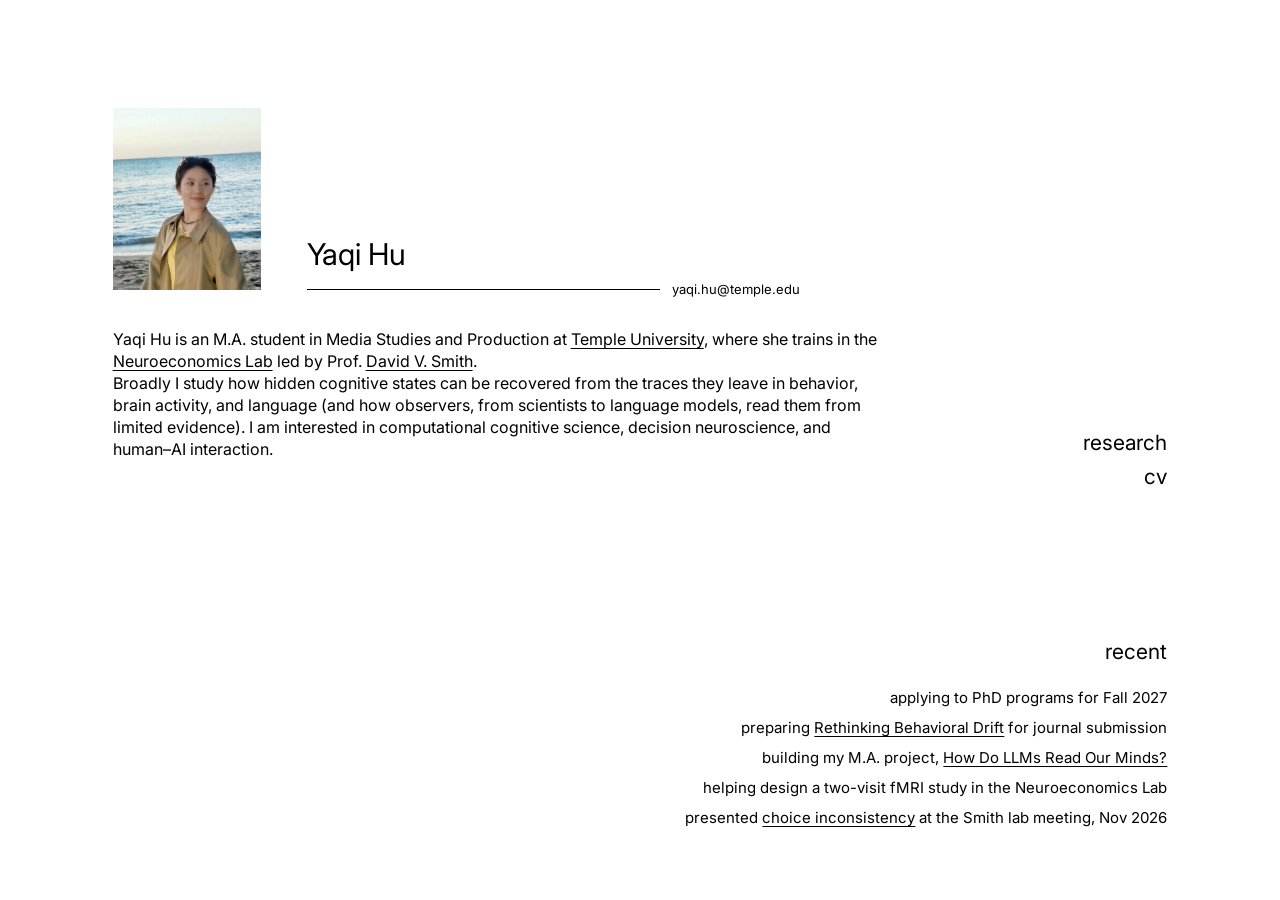
<file: index.html>
<!doctype html>
<html lang="en">
<head>
  <meta charset="utf-8">
  <meta name="viewport" content="width=device-width, initial-scale=1">
  <title>Yaqi Hu</title>
  <meta name="description" content="Yaqi Hu is an M.A. student at Temple University studying how hidden cognitive states can be recovered from behavior, brain activity, and language.">
  <link rel="preconnect" href="https://fonts.googleapis.com">
  <link rel="preconnect" href="https://fonts.gstatic.com" crossorigin>
  <link href="https://fonts.googleapis.com/css2?family=Inter:wght@400&display=swap" rel="stylesheet">
  <link rel="stylesheet" href="style.css">
</head>
<body>
<main class="page home">

  <header class="id">
    <img class="photo" src="assets/yaqi-hu.jpg" alt="Yaqi Hu standing on a beach" width="148" height="182">
    <div>
      <h1 class="name">Yaqi Hu</h1>
      <div class="rule-row">
        <span class="rule"></span>
        <a class="email" href="mailto:yaqi.hu@temple.edu">yaqi.hu@temple.edu</a>
      </div>
    </div>
  </header>

  <!-- ============ BIO ============ -->
  <section class="bio">
    <p>Yaqi Hu is an M.A. student in Media Studies and Production at <a href="https://www.temple.edu/">Temple University</a>, where she trains in the <a href="https://sites.temple.edu/neuroeconlab/">Neuroeconomics Lab</a> led by Prof. <a href="https://sites.temple.edu/neuroeconlab/people/">David V. Smith</a>.</p>
    <p>Broadly I study how hidden cognitive states can be recovered from the traces they leave in behavior, brain activity, and language (and how observers, from scientists to language models, read them from limited evidence). I am interested in computational cognitive science, decision neuroscience, and human–AI interaction.</p>
  </section>

  <nav class="nav" aria-label="Pages">
    <a href="research.html">research</a>
    <a href="cv.html">cv</a>
  </nav>

  <!-- ============ RECENT ============
       One <li> per item, most important first. Each item stays on one line,
       however long; the script at the bottom shrinks the text if a line is wider than the screen. -->
  <section class="recent">
    <h2>recent</h2>
    <ul id="recent-list">
      <li>applying to PhD programs for Fall 2027</li>
      <li>preparing <a href="research.html#drift">Rethinking Behavioral Drift</a> for journal submission</li>
      <li>building my M.A. project, <a href="research.html#magic">How Do LLMs Read Our Minds?</a></li>
      <li>helping design a two-visit fMRI study in the Neuroeconomics Lab</li>
      <li>presented <a href="https://hu-yaqi.github.io/presentation-smith-lab-meeting-2026-11-10/">choice inconsistency</a> at the Smith lab meeting, Nov 2026</li>
    </ul>
  </section>

</main>
<script>
  // Keep every "recent" item on a single line: shrink the list's text until the longest line fits.
  (function () {
    var ul = document.getElementById('recent-list');
    if (!ul) return;
    function fit() {
      ul.style.fontSize = '';
      var base = parseFloat(getComputedStyle(ul).fontSize), widest = 0;
      for (var i = 0; i < ul.children.length; i++) widest = Math.max(widest, ul.children[i].scrollWidth);
      if (widest > ul.clientWidth) ul.style.fontSize = Math.max(8, Math.floor(base * ul.clientWidth / widest * 10) / 10) + 'px';
    }
    fit();
    window.addEventListener('resize', fit);
    window.addEventListener('load', fit);
    if (document.fonts && document.fonts.ready) document.fonts.ready.then(fit);
  })();
</script>
</body>
</html>
</file>
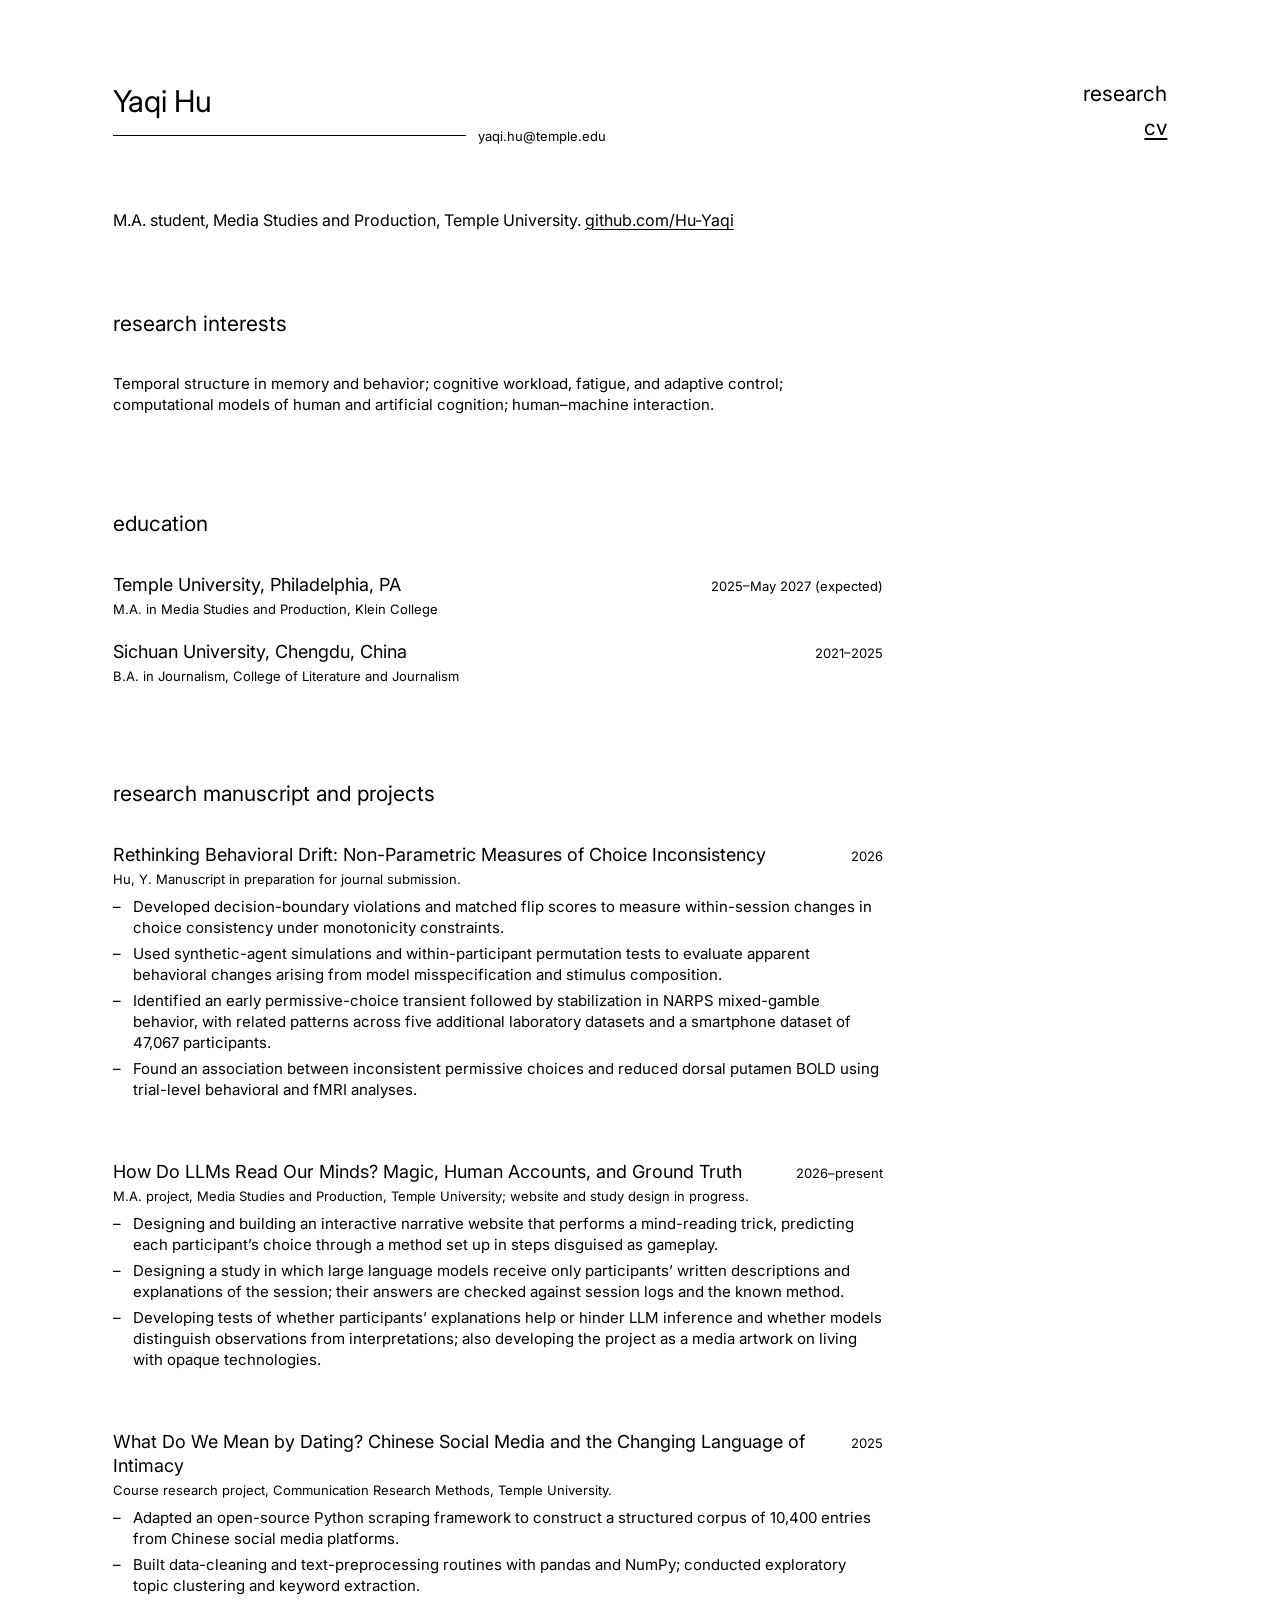
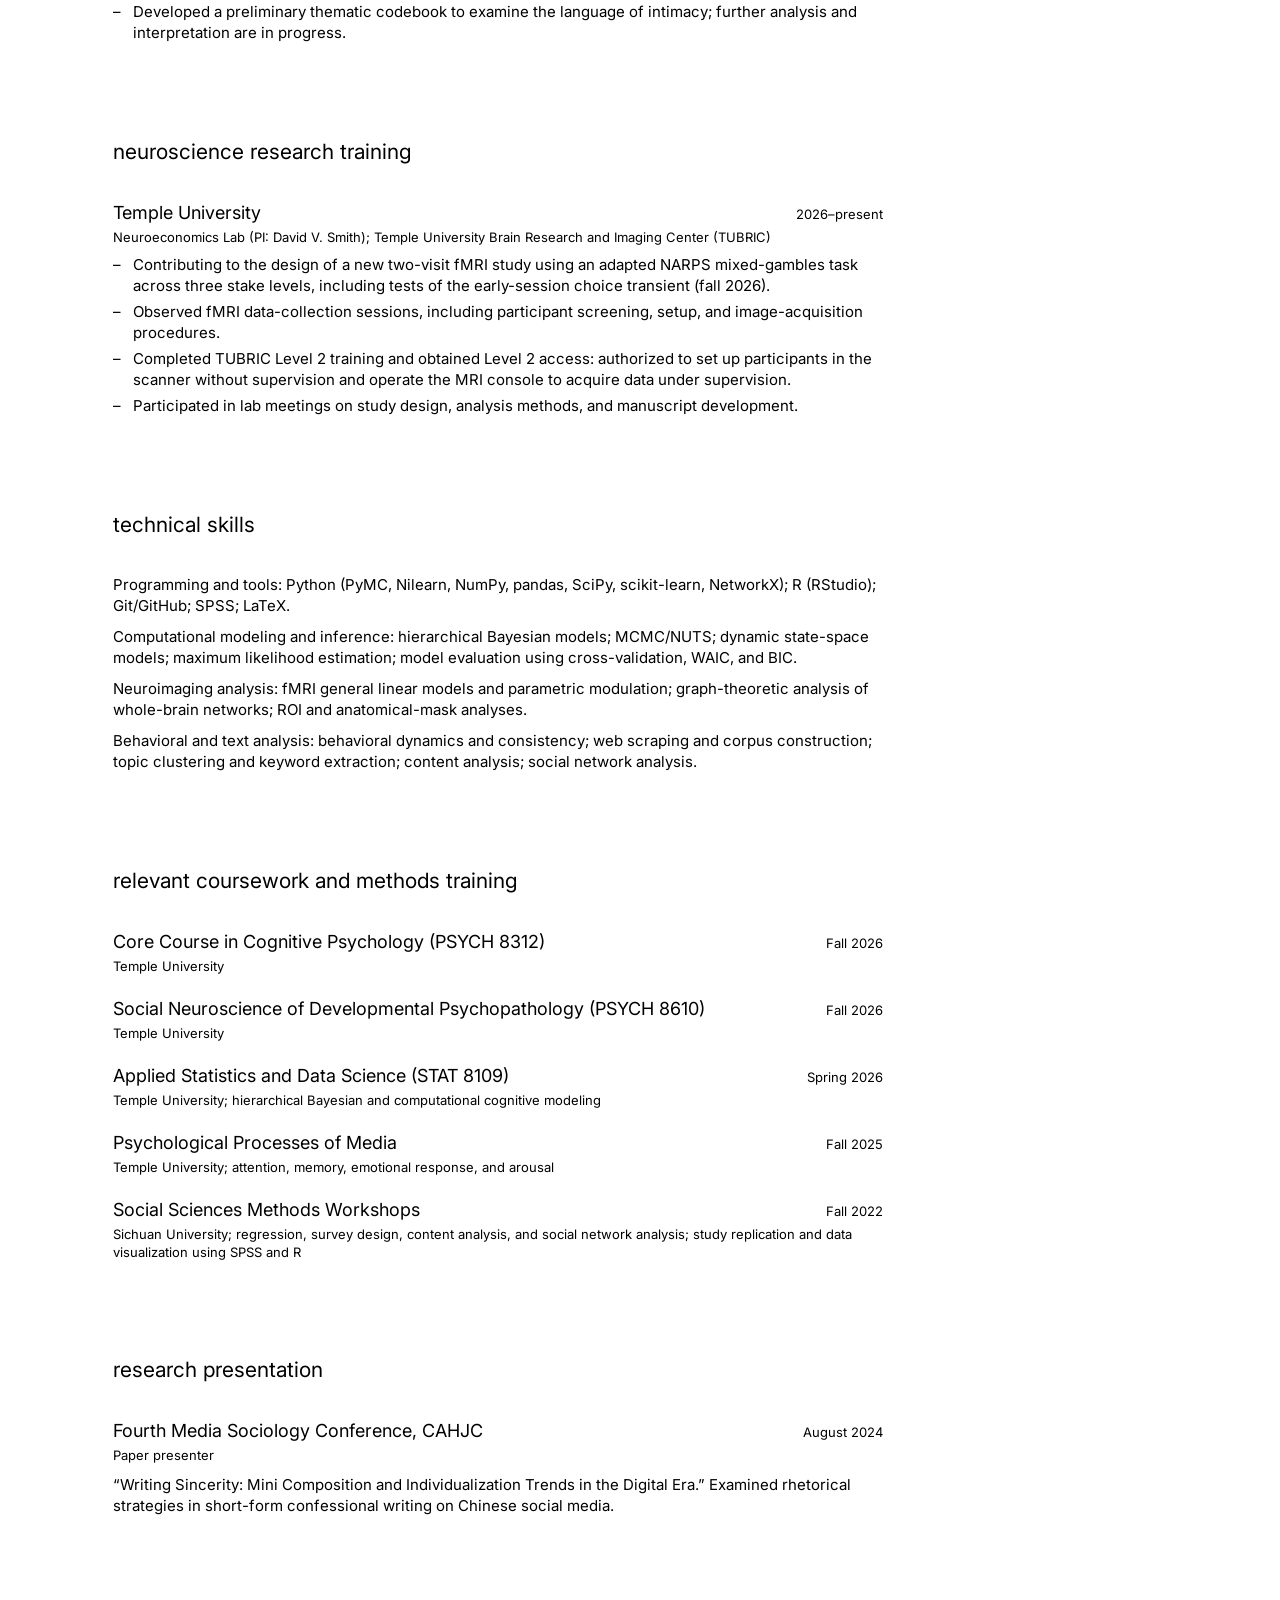
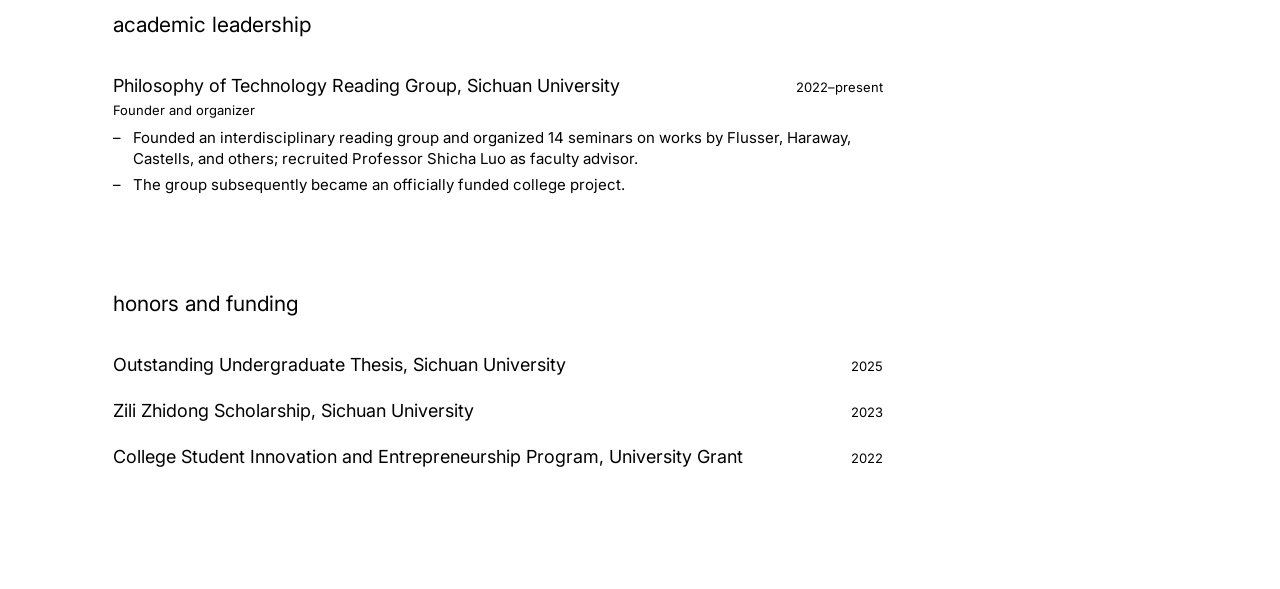
<file: cv.html>
<!doctype html>
<html lang="en">
<head>
  <meta charset="utf-8">
  <meta name="viewport" content="width=device-width, initial-scale=1">
  <title>CV · Yaqi Hu</title>
  <meta name="description" content="Curriculum vitae of Yaqi Hu, M.A. student in Media Studies and Production at Temple University.">
  <link rel="preconnect" href="https://fonts.googleapis.com">
  <link rel="preconnect" href="https://fonts.gstatic.com" crossorigin>
  <link href="https://fonts.googleapis.com/css2?family=Inter:wght@400&display=swap" rel="stylesheet">
  <link rel="stylesheet" href="style.css">
</head>
<body>
<main class="page sub">

  <header class="id">
    <div>
      <p class="name"><a href="index.html">Yaqi Hu</a></p>
      <div class="rule-row">
        <span class="rule"></span>
        <a class="email" href="mailto:yaqi.hu@temple.edu">yaqi.hu@temple.edu</a>
      </div>
    </div>
  </header>

  <nav class="nav" aria-label="Pages">
    <a href="research.html">research</a>
    <a href="cv.html" aria-current="page">cv</a>
  </nav>

  <!-- Mirrors 02_CV/Yaqi_Hu_CV_updated.tex (phone number left out on purpose).
       When the CV changes, update the matching section here. -->
  <div class="content">

    <p class="lede">M.A. student, Media Studies and Production, Temple University. <a href="https://github.com/Hu-Yaqi">github.com/Hu-Yaqi</a></p>

    <section>
      <h2>research interests</h2>
      <p>Temporal structure in memory and behavior; cognitive workload, fatigue, and adaptive control; computational models of human and artificial cognition; human–machine interaction.</p>
    </section>

    <section class="compact">
      <h2>education</h2>
      <article class="entry">
        <div class="head">
          <h3>Temple University, Philadelphia, PA</h3>
          <span class="when">2025–May 2027 (expected)</span>
        </div>
        <p class="meta">M.A. in Media Studies and Production, Klein College</p>
      </article>
      <article class="entry">
        <div class="head">
          <h3>Sichuan University, Chengdu, China</h3>
          <span class="when">2021–2025</span>
        </div>
        <p class="meta">B.A. in Journalism, College of Literature and Journalism</p>
      </article>
    </section>

    <section>
      <h2>research manuscript and projects</h2>

      <article class="entry">
        <div class="head">
          <h3>Rethinking Behavioral Drift: Non-Parametric Measures of Choice Inconsistency</h3>
          <span class="when">2026</span>
        </div>
        <p class="meta">Hu, Y. Manuscript in preparation for journal submission.</p>
        <ul>
          <li>Developed decision-boundary violations and matched flip scores to measure within-session changes in choice consistency under monotonicity constraints.</li>
          <li>Used synthetic-agent simulations and within-participant permutation tests to evaluate apparent behavioral changes arising from model misspecification and stimulus composition.</li>
          <li>Identified an early permissive-choice transient followed by stabilization in NARPS mixed-gamble behavior, with related patterns across five additional laboratory datasets and a smartphone dataset of 47,067 participants.</li>
          <li>Found an association between inconsistent permissive choices and reduced dorsal putamen BOLD using trial-level behavioral and fMRI analyses.</li>
        </ul>
      </article>

      <article class="entry">
        <div class="head">
          <h3>How Do LLMs Read Our Minds? Magic, Human Accounts, and Ground Truth</h3>
          <span class="when">2026–present</span>
        </div>
        <p class="meta">M.A. project, Media Studies and Production, Temple University; website and study design in progress.</p>
        <ul>
          <li>Designing and building an interactive narrative website that performs a mind-reading trick, predicting each participant’s choice through a method set up in steps disguised as gameplay.</li>
          <li>Designing a study in which large language models receive only participants’ written descriptions and explanations of the session; their answers are checked against session logs and the known method.</li>
          <li>Developing tests of whether participants’ explanations help or hinder LLM inference and whether models distinguish observations from interpretations; also developing the project as a media artwork on living with opaque technologies.</li>
        </ul>
      </article>

      <article class="entry">
        <div class="head">
          <h3>What Do We Mean by Dating? Chinese Social Media and the Changing Language of Intimacy</h3>
          <span class="when">2025</span>
        </div>
        <p class="meta">Course research project, Communication Research Methods, Temple University.</p>
        <ul>
          <li>Adapted an open-source Python scraping framework to construct a structured corpus of 10,400 entries from Chinese social media platforms.</li>
          <li>Built data-cleaning and text-preprocessing routines with pandas and NumPy; conducted exploratory topic clustering and keyword extraction.</li>
          <li>Developed a preliminary thematic codebook to examine the language of intimacy; further analysis and interpretation are in progress.</li>
        </ul>
      </article>
    </section>

    <section>
      <h2>neuroscience research training</h2>
      <article class="entry">
        <div class="head">
          <h3>Temple University</h3>
          <span class="when">2026–present</span>
        </div>
        <p class="meta">Neuroeconomics Lab (PI: David V. Smith); Temple University Brain Research and Imaging Center (TUBRIC)</p>
        <ul>
          <li>Contributing to the design of a new two-visit fMRI study using an adapted NARPS mixed-gambles task across three stake levels, including tests of the early-session choice transient (fall 2026).</li>
          <li>Observed fMRI data-collection sessions, including participant screening, setup, and image-acquisition procedures.</li>
          <li>Completed TUBRIC Level 2 training and obtained Level 2 access: authorized to set up participants in the scanner without supervision and operate the MRI console to acquire data under supervision.</li>
          <li>Participated in lab meetings on study design, analysis methods, and manuscript development.</li>
        </ul>
      </article>
    </section>

    <section class="plain">
      <h2>technical skills</h2>
      <p>Programming and tools: Python (PyMC, Nilearn, NumPy, pandas, SciPy, scikit-learn, NetworkX); R (RStudio); Git/GitHub; SPSS; LaTeX.</p>
      <p>Computational modeling and inference: hierarchical Bayesian models; MCMC/NUTS; dynamic state-space models; maximum likelihood estimation; model evaluation using cross-validation, WAIC, and BIC.</p>
      <p>Neuroimaging analysis: fMRI general linear models and parametric modulation; graph-theoretic analysis of whole-brain networks; ROI and anatomical-mask analyses.</p>
      <p>Behavioral and text analysis: behavioral dynamics and consistency; web scraping and corpus construction; topic clustering and keyword extraction; content analysis; social network analysis.</p>
    </section>

    <section class="compact">
      <h2>relevant coursework and methods training</h2>
      <article class="entry">
        <div class="head">
          <h3>Core Course in Cognitive Psychology (PSYCH 8312)</h3>
          <span class="when">Fall 2026</span>
        </div>
        <p class="meta">Temple University</p>
      </article>
      <article class="entry">
        <div class="head">
          <h3>Social Neuroscience of Developmental Psychopathology (PSYCH 8610)</h3>
          <span class="when">Fall 2026</span>
        </div>
        <p class="meta">Temple University</p>
      </article>
      <article class="entry">
        <div class="head">
          <h3>Applied Statistics and Data Science (STAT 8109)</h3>
          <span class="when">Spring 2026</span>
        </div>
        <p class="meta">Temple University; hierarchical Bayesian and computational cognitive modeling</p>
      </article>
      <article class="entry">
        <div class="head">
          <h3>Psychological Processes of Media</h3>
          <span class="when">Fall 2025</span>
        </div>
        <p class="meta">Temple University; attention, memory, emotional response, and arousal</p>
      </article>
      <article class="entry">
        <div class="head">
          <h3>Social Sciences Methods Workshops</h3>
          <span class="when">Fall 2022</span>
        </div>
        <p class="meta">Sichuan University; regression, survey design, content analysis, and social network analysis; study replication and data visualization using SPSS and R</p>
      </article>
    </section>

    <section>
      <h2>research presentation</h2>
      <article class="entry">
        <div class="head">
          <h3>Fourth Media Sociology Conference, CAHJC</h3>
          <span class="when">August 2024</span>
        </div>
        <p class="meta">Paper presenter</p>
        <p>“Writing Sincerity: Mini Composition and Individualization Trends in the Digital Era.” Examined rhetorical strategies in short-form confessional writing on Chinese social media.</p>
      </article>
    </section>

    <section>
      <h2>academic leadership</h2>
      <article class="entry">
        <div class="head">
          <h3>Philosophy of Technology Reading Group, Sichuan University</h3>
          <span class="when">2022–present</span>
        </div>
        <p class="meta">Founder and organizer</p>
        <ul>
          <li>Founded an interdisciplinary reading group and organized 14 seminars on works by Flusser, Haraway, Castells, and others; recruited Professor Shicha Luo as faculty advisor.</li>
          <li>The group subsequently became an officially funded college project.</li>
        </ul>
      </article>
    </section>

    <section class="compact">
      <h2>honors and funding</h2>
      <article class="entry">
        <div class="head">
          <h3>Outstanding Undergraduate Thesis, Sichuan University</h3>
          <span class="when">2025</span>
        </div>
      </article>
      <article class="entry">
        <div class="head">
          <h3>Zili Zhidong Scholarship, Sichuan University</h3>
          <span class="when">2023</span>
        </div>
      </article>
      <article class="entry">
        <div class="head">
          <h3>College Student Innovation and Entrepreneurship Program, University Grant</h3>
          <span class="when">2022</span>
        </div>
      </article>
    </section>

  </div>

</main>
</body>
</html>
</file>
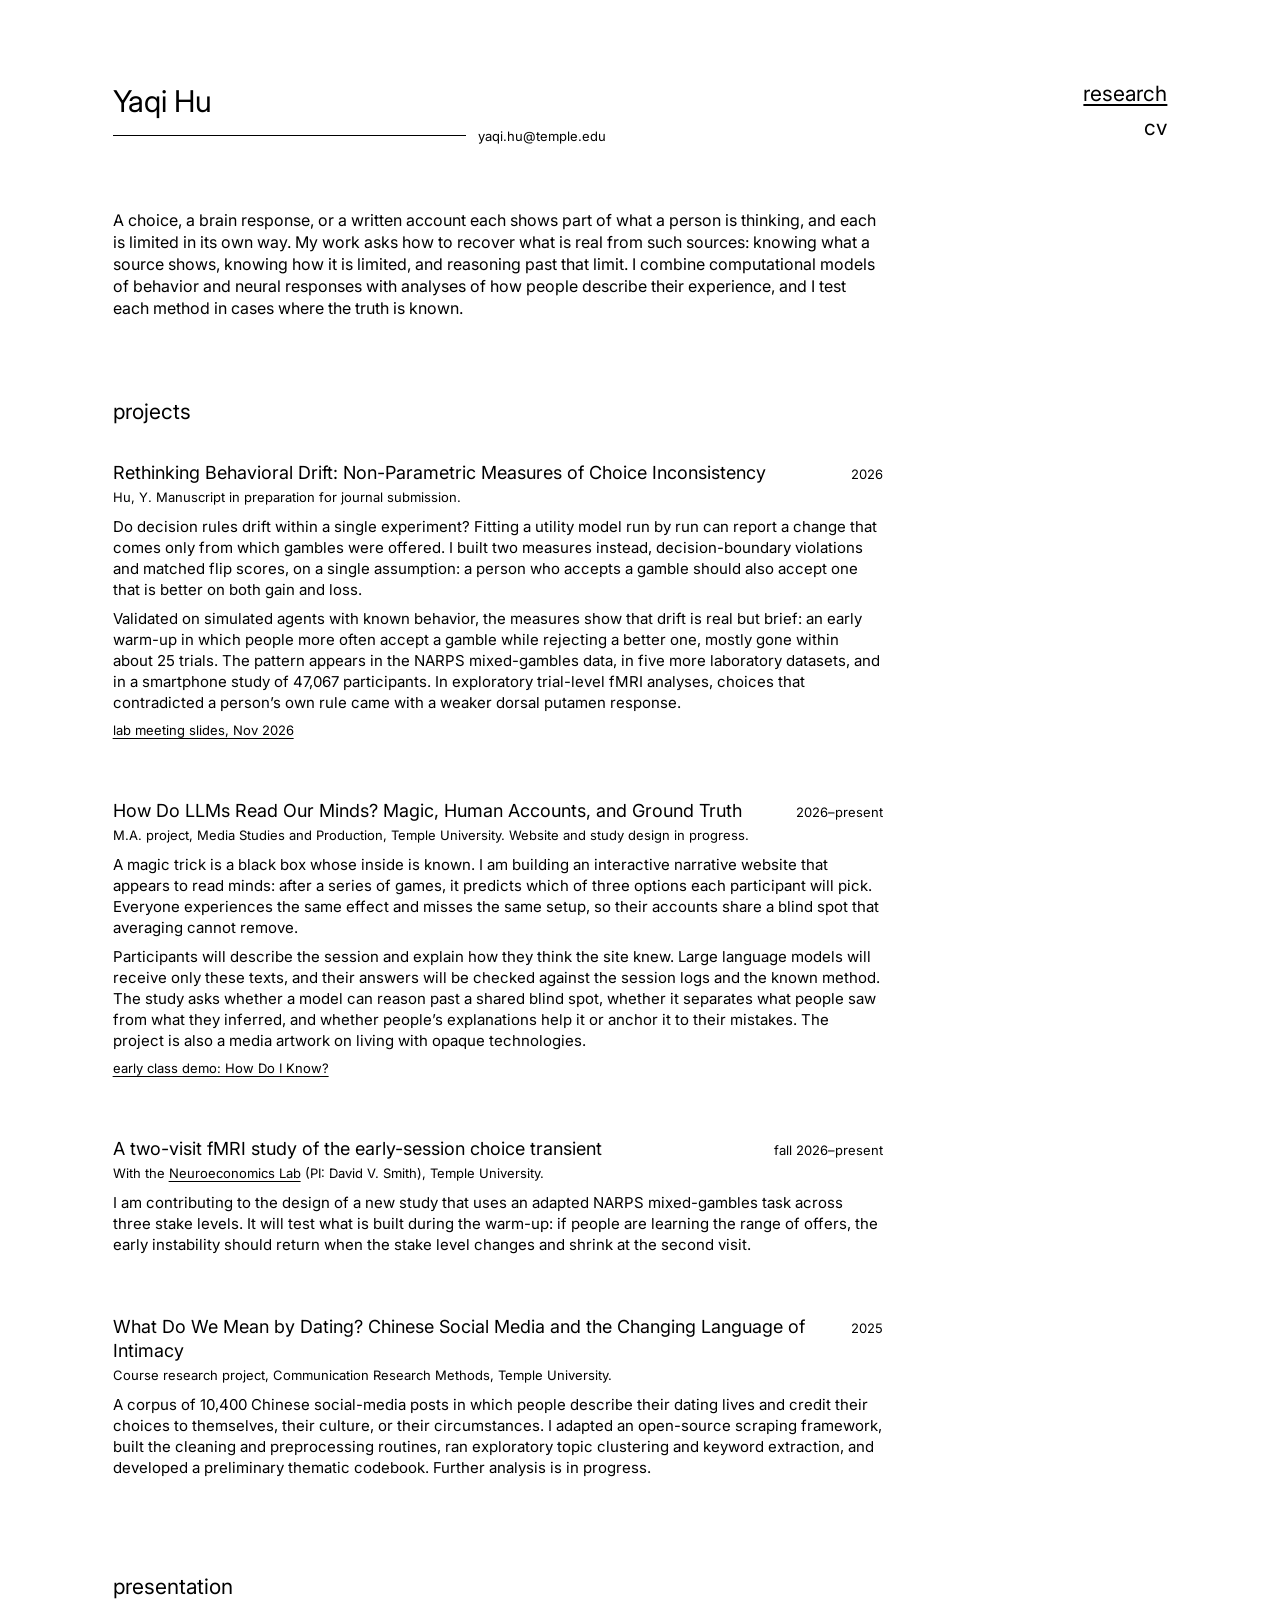
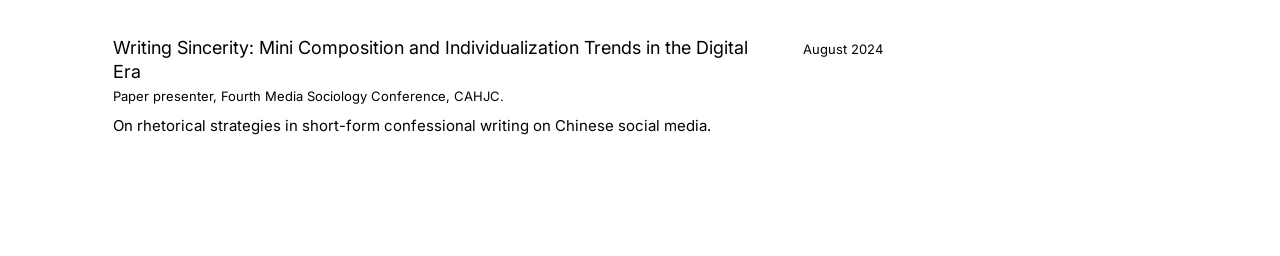
<file: research.html>
<!doctype html>
<html lang="en">
<head>
  <meta charset="utf-8">
  <meta name="viewport" content="width=device-width, initial-scale=1">
  <title>Research · Yaqi Hu</title>
  <meta name="description" content="Research by Yaqi Hu: behavioral drift and choice inconsistency, LLMs reading human accounts of a magic trick, and the language of intimacy on Chinese social media.">
  <link rel="preconnect" href="https://fonts.googleapis.com">
  <link rel="preconnect" href="https://fonts.gstatic.com" crossorigin>
  <link href="https://fonts.googleapis.com/css2?family=Inter:wght@400&display=swap" rel="stylesheet">
  <link rel="stylesheet" href="style.css">
</head>
<body>
<main class="page sub">

  <header class="id">
    <div>
      <p class="name"><a href="index.html">Yaqi Hu</a></p>
      <div class="rule-row">
        <span class="rule"></span>
        <a class="email" href="mailto:yaqi.hu@temple.edu">yaqi.hu@temple.edu</a>
      </div>
    </div>
  </header>

  <nav class="nav" aria-label="Pages">
    <a href="research.html" aria-current="page">research</a>
    <a href="cv.html">cv</a>
  </nav>

  <div class="content">

    <p class="lede">A choice, a brain response, or a written account each shows part of what a person is thinking, and each is limited in its own way. My work asks how to recover what is real from such sources: knowing what a source shows, knowing how it is limited, and reasoning past that limit. I combine computational models of behavior and neural responses with analyses of how people describe their experience, and I test each method in cases where the truth is known.</p>

    <!-- ============ PROJECTS ============
         One <article class="entry"> per project. Copy a block to add a new one. -->
    <section>
      <h2>projects</h2>

      <article class="entry" id="drift">
        <div class="head">
          <h3>Rethinking Behavioral Drift: Non-Parametric Measures of Choice Inconsistency</h3>
          <span class="when">2026</span>
        </div>
        <p class="meta">Hu, Y. Manuscript in preparation for journal submission.</p>
        <p>Do decision rules drift within a single experiment? Fitting a utility model run by run can report a change that comes only from which gambles were offered. I built two measures instead, decision-boundary violations and matched flip scores, on a single assumption: a person who accepts a gamble should also accept one that is better on both gain and loss.</p>
        <p>Validated on simulated agents with known behavior, the measures show that drift is real but brief: an early warm-up in which people more often accept a gamble while rejecting a better one, mostly gone within about 25 trials. The pattern appears in the NARPS mixed-gambles data, in five more laboratory datasets, and in a smartphone study of 47,067 participants. In exploratory trial-level fMRI analyses, choices that contradicted a person’s own rule came with a weaker dorsal putamen response.</p>
        <p class="meta"><a href="https://hu-yaqi.github.io/presentation-smith-lab-meeting-2026-11-10/">lab meeting slides, Nov 2026</a></p>
      </article>

      <article class="entry" id="magic">
        <div class="head">
          <h3>How Do LLMs Read Our Minds? Magic, Human Accounts, and Ground Truth</h3>
          <span class="when">2026–present</span>
        </div>
        <p class="meta">M.A. project, Media Studies and Production, Temple University. Website and study design in progress.</p>
        <p>A magic trick is a black box whose inside is known. I am building an interactive narrative website that appears to read minds: after a series of games, it predicts which of three options each participant will pick. Everyone experiences the same effect and misses the same setup, so their accounts share a blind spot that averaging cannot remove.</p>
        <p>Participants will describe the session and explain how they think the site knew. Large language models will receive only these texts, and their answers will be checked against the session logs and the known method. The study asks whether a model can reason past a shared blind spot, whether it separates what people saw from what they inferred, and whether people’s explanations help it or anchor it to their mistakes. The project is also a media artwork on living with opaque technologies.</p>
        <p class="meta"><a href="https://hu-yaqi.github.io/how-do-i-know/">early class demo: How Do I Know?</a></p>
      </article>

      <article class="entry" id="fmri">
        <div class="head">
          <h3>A two-visit fMRI study of the early-session choice transient</h3>
          <span class="when">fall 2026–present</span>
        </div>
        <p class="meta">With the <a href="https://sites.temple.edu/neuroeconlab/">Neuroeconomics Lab</a> (PI: David V. Smith), Temple University.</p>
        <p>I am contributing to the design of a new study that uses an adapted NARPS mixed-gambles task across three stake levels. It will test what is built during the warm-up: if people are learning the range of offers, the early instability should return when the stake level changes and shrink at the second visit.</p>
      </article>

      <article class="entry" id="dating">
        <div class="head">
          <h3>What Do We Mean by Dating? Chinese Social Media and the Changing Language of Intimacy</h3>
          <span class="when">2025</span>
        </div>
        <p class="meta">Course research project, Communication Research Methods, Temple University.</p>
        <p>A corpus of 10,400 Chinese social-media posts in which people describe their dating lives and credit their choices to themselves, their culture, or their circumstances. I adapted an open-source scraping framework, built the cleaning and preprocessing routines, ran exploratory topic clustering and keyword extraction, and developed a preliminary thematic codebook. Further analysis is in progress.</p>
      </article>
    </section>

    <section>
      <h2>presentation</h2>
      <article class="entry">
        <div class="head">
          <h3>Writing Sincerity: Mini Composition and Individualization Trends in the Digital Era</h3>
          <span class="when">August 2024</span>
        </div>
        <p class="meta">Paper presenter, Fourth Media Sociology Conference, CAHJC.</p>
        <p>On rhetorical strategies in short-form confessional writing on Chinese social media.</p>
      </article>
    </section>

  </div>

</main>
</body>
</html>
</file>
<file: style.css>
/* Yaqi Hu — personal site. One stylesheet for every page.
   Type layers, all regular weight:
   30 name / 21 section title / 18 entry title / 15–16 text / 13 small notes. */

:root {
  --ink: #000;
  --paper: #fff;
  --photo-bg: #d9d9d9;
  --pad-x: 8.8vw;                 /* same gap on the left and right edge */
  color-scheme: light;
}

* { box-sizing: border-box; }

html { -webkit-text-size-adjust: 100%; }

body {
  margin: 0;
  background: var(--paper);
  color: var(--ink);
  font-family: "Inter", "Helvetica Neue", Helvetica, Arial, sans-serif;
  font-size: 15px;
  line-height: 21px;
  font-weight: 400;
  -webkit-font-smoothing: antialiased;
  text-rendering: optimizeLegibility;
}

a {
  color: inherit;
  text-decoration: underline;
  text-decoration-thickness: 1px;
  text-underline-offset: 3px;
}
a:hover { text-decoration-thickness: 2px; }

p { margin: 0; }
h1, h2, h3 { margin: 0; font-weight: 400; }
ul { margin: 0; padding: 0; list-style: none; }

/* ---------- page grid ---------- */

.page {
  display: grid;
  grid-template-columns: 73% 1fr;
  grid-template-areas:
    "id     id"
    "bio    nav"
    "recent recent";
  max-width: 1960px;
  margin: 0 auto;
  padding: clamp(72px, 9vw, 178px) var(--pad-x) 120px;
}

/* home is a fixed page: exactly one screen, no scrolling */
.page.home {
  height: 100vh;
  height: 100svh;
  overflow: hidden;
  grid-template-rows: auto auto 1fr;
  padding-top: clamp(32px, 12vh, 178px);
  padding-bottom: clamp(28px, 8vh, 120px);
}

/* ---------- identity block: photo, name, rule, email ---------- */

.id {
  grid-area: id;
  display: flex;
  align-items: flex-end;
  gap: 46px;
}

.photo {
  width: 148px;
  height: 182px;
  flex: none;
  object-fit: cover;
  object-position: 50% 30%;
  background: var(--photo-bg);
  display: block;
}

.name {
  font-size: 30px;
  line-height: 36px;
  letter-spacing: -0.01em;
}
.name a { text-decoration: none; }

.rule-row {
  display: flex;
  align-items: center;
  margin-top: 8px;
  margin-bottom: -8px;
}
.rule {
  width: 353px;
  max-width: 40vw;
  height: 0;
  border-top: 1.5px solid var(--ink);
  flex: none;
}
.email {
  margin-left: 12px;
  font-size: 13px;
  line-height: 18px;
  text-decoration: none;
  white-space: nowrap;
}
.email:hover { text-decoration: underline; }

/* ---------- bio ---------- */

.bio {
  grid-area: bio;
  margin-top: 38px;
  font-size: 16px;
  line-height: 22px;
}

/* ---------- nav ---------- */

.nav {
  grid-area: nav;
  align-self: end;
  margin-bottom: -34px;          /* hangs one line below the bio, as in the mockup */
  text-align: right;
  font-size: 21px;
  line-height: 34px;
}
.nav a {
  display: block;
  text-decoration: none;
}
.nav a:hover,
.nav a[aria-current="page"] { text-decoration: underline; }

/* ---------- recent ---------- */

.recent {
  grid-area: recent;
  align-self: end;
  min-width: 0;
  margin-top: 48px;
  text-align: right;
}
.recent h2 {
  font-size: 21px;
  line-height: 26px;
  margin-bottom: 22px;
}
.recent ul {
  font-size: 15px;
  line-height: 1.4;
}
.recent li {
  white-space: nowrap;           /* one item = one line, never wraps */
}
.recent li + li { margin-top: 0.6em; }

/* ---------- inner pages (research, cv) ---------- */

.page.sub {
  grid-template-areas:
    "id      nav"
    "content content";
  padding-top: clamp(64px, 6vw, 120px);
}
.page.sub .nav { margin-bottom: -8px; }

.content {
  grid-area: content;
  width: 73%;
  margin-top: 72px;
}
.content > .lede {
  font-size: 16px;
  line-height: 22px;
  margin-bottom: 80px;
}

.content section + section { margin-top: 96px; }

.content h2 {
  font-size: 21px;
  line-height: 26px;
  margin-bottom: 36px;
}

/* wide gap between one project and the next, tight spacing inside a project */
.entry + .entry { margin-top: 60px; }

.entry h3 {
  font-size: 18px;
  line-height: 24px;
}
.entry .head {
  display: flex;
  justify-content: space-between;
  align-items: baseline;
  gap: 24px;
}
.entry .when {
  font-size: 13px;
  line-height: 18px;
  white-space: nowrap;
  flex: none;
}
.meta {
  font-size: 13px;
  line-height: 18px;
}
.entry .head + .meta { margin-top: 3px; }
.entry p + p,
.entry .meta + ul,
.entry .head + p { margin-top: 8px; }
.entry .meta + p { margin-top: 10px; }

/* short entries with a title line only (coursework, honors) sit closer together */
.compact .entry + .entry { margin-top: 22px; }

.entry ul li {
  position: relative;
  padding-left: 20px;
}
.entry ul li + li { margin-top: 5px; }
.entry ul li::before {
  content: "–";
  position: absolute;
  left: 0;
}

.plain p + p { margin-top: 10px; }

/* ---------- small screens ---------- */

@media (max-width: 760px) {
  :root { --pad-x: 7vw; }

  .page.home {
    grid-template-columns: 1fr auto;
    grid-template-areas:
      "id     nav"
      "bio    bio"
      "recent recent";
    height: auto;
    min-height: 100vh;
    min-height: 100svh;
    overflow: visible;
    padding-top: 28px;
    padding-bottom: 24px;
  }
  .page.sub {
    grid-template-columns: 1fr;
    grid-template-areas:
      "nav"
      "id"
      "content";
    padding-top: 40px;
    padding-bottom: 72px;
  }

  .nav,
  .page.sub .nav {
    align-self: start;
    margin-bottom: 0;
    font-size: 19px;
    line-height: 28px;
  }

  .id { display: block; }
  .photo {
    width: 90px;
    height: 120px;
  }
  .name { margin-top: 16px; }
  .rule-row {
    display: block;
    margin: 6px 0 0 -4px;
  }
  .rule {
    display: block;
    width: 258px;
    max-width: 70vw;
  }
  .email {
    display: inline-block;
    margin: 6px 0 0 9px;
  }

  .bio {
    margin-top: 16px;
    font-size: 14px;
    line-height: 19px;
  }

  .recent { margin-top: 28px; }
  .recent h2 { margin-bottom: 14px; }
  .recent ul { font-size: 13px; }

  .page.sub .id { margin-top: 28px; }
  .content {
    width: 100%;
    margin-top: 44px;
  }
  .content > .lede { margin-bottom: 56px; }
  .content section + section { margin-top: 72px; }
  .entry .head { display: block; }
  .entry .when { display: block; margin-top: 3px; }
}

/* very short windows: let the home page scroll rather than cut text off */
@media (max-height: 560px) {
  .page.home {
    height: auto;
    min-height: 100vh;
    overflow: visible;
  }
}

@media print {
  .nav { display: none; }
  .page, .page.sub { padding: 0; display: block; }
  .content { width: 100%; margin-top: 24px; }
  body { font-size: 10.5pt; line-height: 1.35; }
  .entry { break-inside: avoid; }
}
</file>
